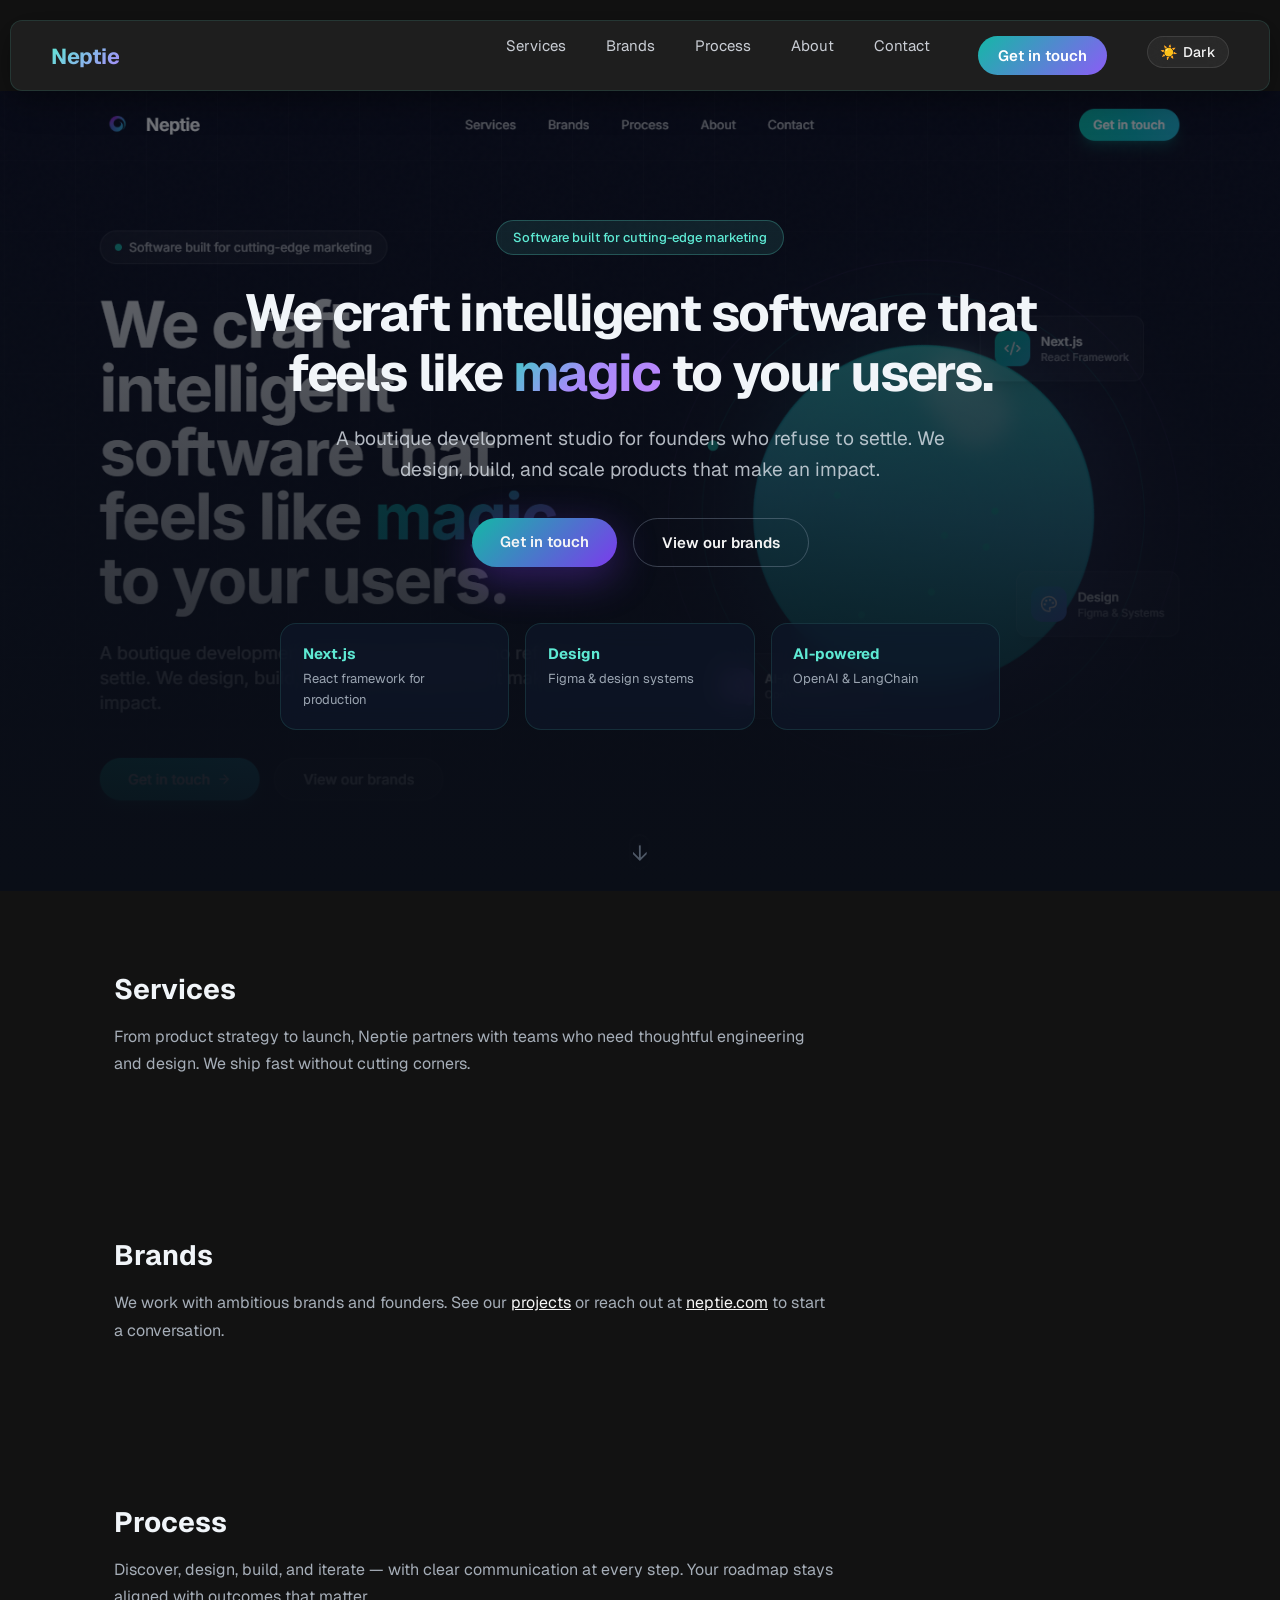
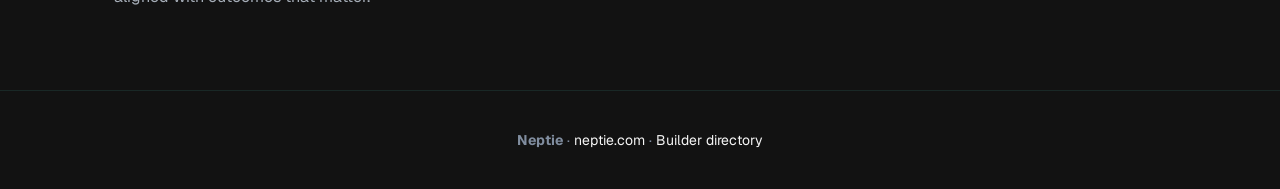
<file: index.html>
<!DOCTYPE html>
<html lang="en">
  <head>
    <meta charset="UTF-8" />
    <meta name="viewport" content="width=device-width, initial-scale=1.0" />
    <title>Neptie — Intelligent software for founders</title>
    <meta
      name="description"
      content="Neptie is a boutique development studio. We design, build, and scale products that make an impact. Visit neptie.com."
    />
    <link rel="canonical" href="https://neptie.com/" />
    <meta property="og:site_name" content="Neptie" />
    <meta property="og:title" content="Neptie — Intelligent software for founders" />
    <meta
      property="og:description"
      content="We craft intelligent software that feels like magic to your users. neptie.com"
    />
    <meta property="og:url" content="https://neptie.com/" />
    <meta name="twitter:card" content="summary_large_image" />
    <link rel="icon" type="image/svg+xml" href="assets/images/logos/salamander-logo-yellow.svg" />
    <link
      href="https://fonts.googleapis.com/css2?family=Geist:wght@400;500;600;700&display=swap"
      rel="stylesheet"
    />
    <link rel="stylesheet" href="css/styles.css" />
    <link rel="stylesheet" href="css/neptie.css" />
  </head>
  <body class="neptie-page dark-mode">
    <nav class="navbar">
      <a href="index.html" class="logo neptie-logo-text">Neptie</a>
      <button class="mobile-menu-toggle" id="mobile-menu-toggle" type="button" aria-label="Menu">☰</button>
      <div class="nav-links" id="nav-links">
        <a href="#services">Services</a>
        <a href="#brands">Brands</a>
        <a href="#process">Process</a>
        <a href="about.html">About</a>
        <a href="contact.html">Contact</a>
        <a href="contact.html" class="neptie-nav-cta">Get in touch</a>
        <button id="theme-toggle" class="theme-toggle-btn" type="button" aria-label="Toggle theme">
          <span class="toggle-icon">☀️</span>
          <span class="toggle-text">Dark</span>
        </button>
      </div>
    </nav>

    <header class="neptie-hero">
      <div class="neptie-hero-inner">
        <p class="neptie-badge">Software built for cutting-edge marketing</p>
        <h1>
          We craft intelligent software that feels like <span class="neptie-gradient">magic</span> to your
          users.
        </h1>
        <p class="neptie-hero-lead">
          A boutique development studio for founders who refuse to settle. We design, build, and scale
          products that make an impact.
        </p>
        <div class="neptie-hero-ctas">
          <a href="contact.html" class="neptie-btn-primary">Get in touch</a>
          <a href="#brands" class="neptie-btn-secondary">View our brands</a>
        </div>
        <div class="neptie-tech-grid">
          <div class="neptie-tech-card">
            <strong>Next.js</strong>
            <span>React framework for production</span>
          </div>
          <div class="neptie-tech-card">
            <strong>Design</strong>
            <span>Figma &amp; design systems</span>
          </div>
          <div class="neptie-tech-card">
            <strong>AI-powered</strong>
            <span>OpenAI &amp; LangChain</span>
          </div>
        </div>
      </div>
      <span class="neptie-scroll-hint" aria-hidden="true">↓</span>
    </header>

    <section id="services" class="neptie-section">
      <h2>Services</h2>
      <p>
        From product strategy to launch, Neptie partners with teams who need thoughtful engineering and
        design. We ship fast without cutting corners.
      </p>
    </section>

    <section id="brands" class="neptie-section">
      <h2>Brands</h2>
      <p>
        We work with ambitious brands and founders. See our <a href="projects.html">projects</a> or reach
        out at <a href="https://neptie.com">neptie.com</a> to start a conversation.
      </p>
    </section>

    <section id="process" class="neptie-section">
      <h2>Process</h2>
      <p>
        Discover, design, build, and iterate — with clear communication at every step. Your roadmap stays
        aligned with outcomes that matter.
      </p>
    </section>

    <footer class="neptie-footer">
      <p>
        <strong>Neptie</strong> &middot;
        <a href="https://neptie.com">neptie.com</a>
        &middot;
        <a href="directory.html">Builder directory</a>
      </p>
    </footer>

    <script src="js/script.js"></script>
  </body>
</html>
</file>
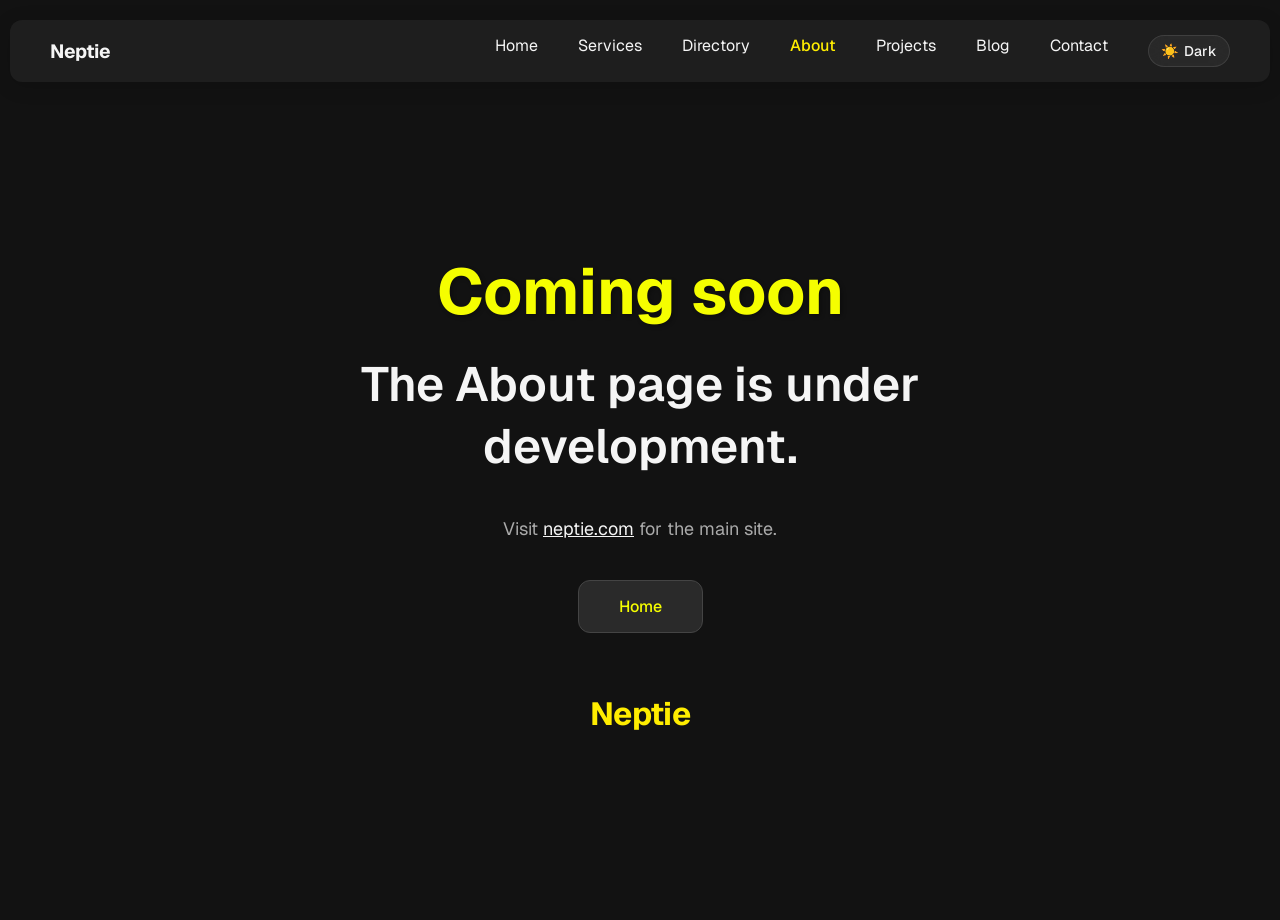
<file: about.html>
<!DOCTYPE html>
<html lang="en">
  <head>
    <meta charset="UTF-8" />
    <meta name="viewport" content="width=device-width, initial-scale=1.0" />
    <title>About — Neptie</title>
    <meta name="description" content="About Neptie. Boutique software studio. neptie.com" />
    <link rel="canonical" href="https://neptie.com/about.html" />
    <link rel="icon" type="image/svg+xml" href="assets/images/logos/salamander-logo-yellow.svg" />
    <link
      href="https://fonts.googleapis.com/css2?family=Geist:wght@400;500;600;700&display=swap"
      rel="stylesheet"
    />
    <link rel="stylesheet" href="css/styles.css" />
  </head>
  <body>
    <nav class="navbar">
      <a href="index.html" class="logo neptie-wordmark">Neptie</a>
      <button class="mobile-menu-toggle" id="mobile-menu-toggle" type="button" aria-label="Menu">☰</button>
      <div class="nav-links" id="nav-links">
        <a href="index.html">Home</a>
        <a href="index.html#services">Services</a>
        <a href="directory.html">Directory</a>
        <a href="about.html" class="active">About</a>
        <a href="projects.html">Projects</a>
        <a href="blog.html">Blog</a>
        <a href="contact.html">Contact</a>
        <button id="theme-toggle" class="theme-toggle-btn" type="button" aria-label="Toggle theme">
          <span class="toggle-icon">🌙</span>
          <span class="toggle-text">Light</span>
        </button>
      </div>
    </nav>

    <main class="main-content">
      <div class="page-content">
        <h1 class="oops-message">Coming soon</h1>
        <h2 class="page-title">The About page is under development.</h2>
        <p class="development-message">Visit <a href="https://neptie.com">neptie.com</a> for the main site.</p>

        <div class="development-actions">
          <a href="index.html" class="home-button">Home</a>
        </div>

        <div class="development-logo">
          <span class="neptie-wordmark" style="font-size: 2rem">Neptie</span>
        </div>
      </div>
    </main>

    <script src="js/script.js"></script>
  </body>
</html>
</file>
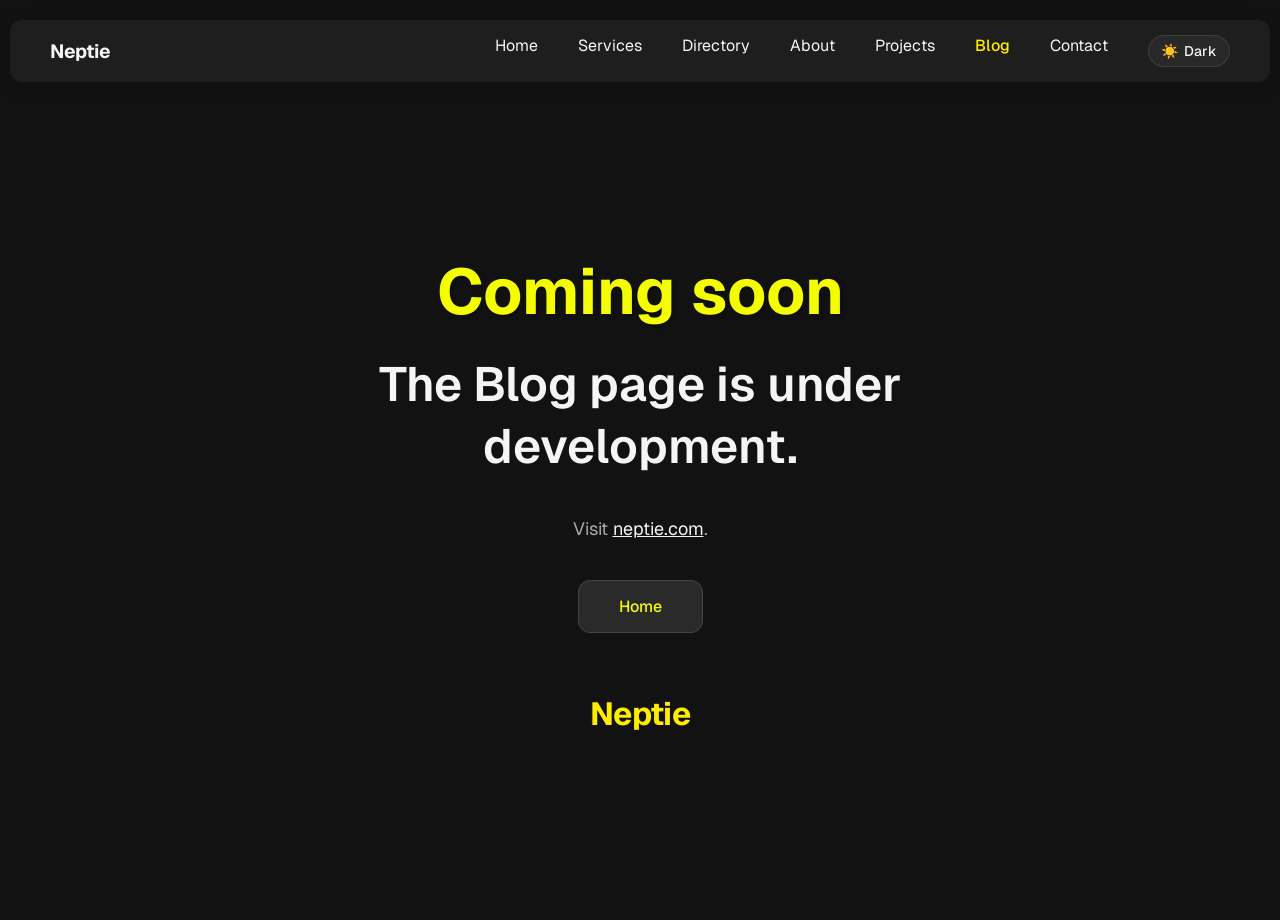
<file: blog.html>
<!DOCTYPE html>
<html lang="en">
  <head>
    <meta charset="UTF-8" />
    <meta name="viewport" content="width=device-width, initial-scale=1.0" />
    <title>Blog — Neptie</title>
    <meta name="description" content="Neptie blog. neptie.com" />
    <link rel="canonical" href="https://neptie.com/blog.html" />
    <link rel="icon" type="image/svg+xml" href="assets/images/logos/salamander-logo-yellow.svg" />
    <link
      href="https://fonts.googleapis.com/css2?family=Geist:wght@400;500;600;700&display=swap"
      rel="stylesheet"
    />
    <link rel="stylesheet" href="css/styles.css" />
  </head>
  <body>
    <nav class="navbar">
      <a href="index.html" class="logo neptie-wordmark">Neptie</a>
      <button class="mobile-menu-toggle" id="mobile-menu-toggle" type="button" aria-label="Menu">☰</button>
      <div class="nav-links" id="nav-links">
        <a href="index.html">Home</a>
        <a href="index.html#services">Services</a>
        <a href="directory.html">Directory</a>
        <a href="about.html">About</a>
        <a href="projects.html">Projects</a>
        <a href="blog.html" class="active">Blog</a>
        <a href="contact.html">Contact</a>
        <button id="theme-toggle" class="theme-toggle-btn" type="button" aria-label="Toggle theme">
          <span class="toggle-icon">🌙</span>
          <span class="toggle-text">Light</span>
        </button>
      </div>
    </nav>

    <main class="main-content">
      <div class="page-content">
        <h1 class="oops-message">Coming soon</h1>
        <h2 class="page-title">The Blog page is under development.</h2>
        <p class="development-message">Visit <a href="https://neptie.com">neptie.com</a>.</p>

        <div class="development-actions">
          <a href="index.html" class="home-button">Home</a>
        </div>

        <div class="development-logo">
          <span class="neptie-wordmark" style="font-size: 2rem">Neptie</span>
        </div>
      </div>
    </main>

    <script src="js/script.js"></script>
  </body>
</html>
</file>
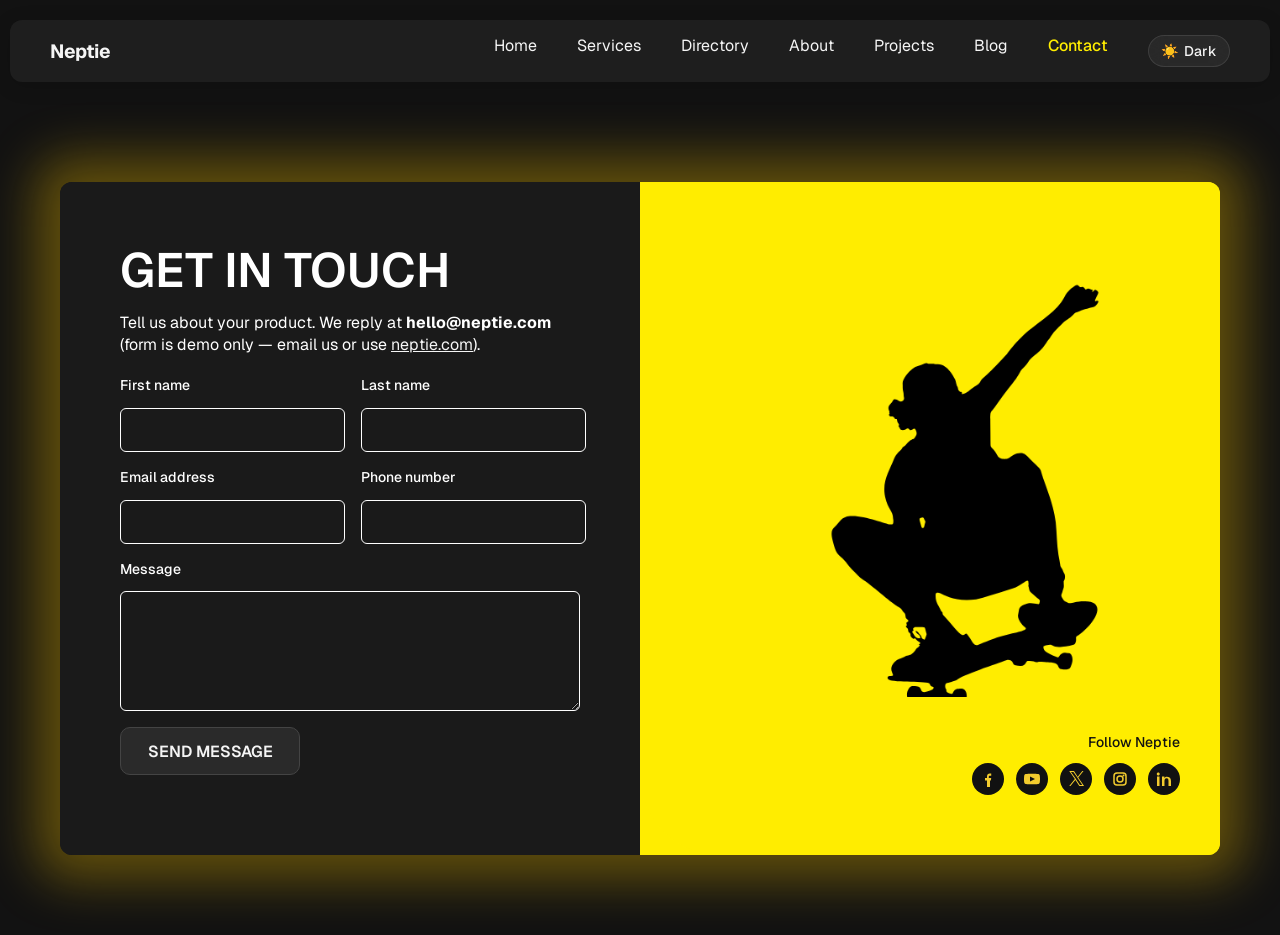
<file: contact.html>
<!DOCTYPE html>
<html lang="en">
  <head>
    <meta charset="UTF-8" />
    <meta name="viewport" content="width=device-width, initial-scale=1.0" />
    <title>Contact — Neptie</title>
    <meta name="description" content="Get in touch with Neptie. neptie.com" />
    <link rel="canonical" href="https://neptie.com/contact.html" />
    <link rel="icon" type="image/svg+xml" href="assets/images/logos/salamander-logo-yellow.svg" />
    <link href="https://fonts.googleapis.com/css2?family=Geist:wght@400;500;600;700&display=swap" rel="stylesheet" />
    <link href="https://fonts.googleapis.com/css2?family=Bebas+Neue&family=Montserrat:wght@400;500;600;700&display=swap" rel="stylesheet" />
    <link rel="stylesheet" href="css/styles.css" />
  </head>
  <body>
    <nav class="navbar">
      <a href="index.html" class="logo neptie-wordmark">Neptie</a>
      <button class="mobile-menu-toggle" id="mobile-menu-toggle" type="button" aria-label="Menu">☰</button>
      <div class="nav-links" id="nav-links">
        <a href="index.html">Home</a>
        <a href="index.html#services">Services</a>
        <a href="directory.html">Directory</a>
        <a href="about.html">About</a>
        <a href="projects.html">Projects</a>
        <a href="blog.html">Blog</a>
        <a href="contact.html" class="active">Contact</a>
        <button id="theme-toggle" class="theme-toggle-btn" type="button" aria-label="Toggle theme">
          <span class="toggle-icon">🌙</span>
          <span class="toggle-text">Light</span>
        </button>
      </div>
    </nav>

    <main class="main-content">
      <div class="contact-container">
        <div class="contact-card-wrapper">
          <div class="left-section">
            <div class="form-container">
              <div class="form-header">
                <h1 class="form-title">GET IN TOUCH</h1>
                <p class="form-subtitle">
                  Tell us about your product. We reply at <strong>hello@neptie.com</strong> (form is demo only
                  &mdash; email us or use <a href="https://neptie.com">neptie.com</a>).
                </p>
              </div>

              <form class="contact-form">
                <div class="form-row">
                  <div class="form-field">
                    <label for="first-name">First name</label>
                    <input type="text" id="first-name" name="first-name" />
                  </div>
                  <div class="form-field">
                    <label for="last-name">Last name</label>
                    <input type="text" id="last-name" name="last-name" />
                  </div>
                </div>

                <div class="form-row">
                  <div class="form-field">
                    <label for="email">Email address</label>
                    <input type="email" id="email" name="email" />
                  </div>
                  <div class="form-field">
                    <label for="phone">Phone number</label>
                    <input type="tel" id="phone" name="phone" />
                  </div>
                </div>

                <div class="form-field">
                  <label for="message">Message</label>
                  <textarea id="message" name="message" rows="3"></textarea>
                </div>
                <button type="submit" class="submit-button">SEND MESSAGE</button>
              </form>
            </div>
          </div>

          <div class="right-section">
            <div class="yellow-background">
              <img class="featured-image" src="assets/images/contact/contact-component.png" alt="Contact Neptie" />

              <div class="social-section">
                <span class="social-text">Follow Neptie</span>
                <div class="social-icons">
                  <svg width="32" height="32" viewBox="0 0 32 32" fill="none" xmlns="http://www.w3.org/2000/svg">
                    <circle cx="16" cy="16" r="16" fill="#111111"/>
                    <path d="M18 17.5V24H15V17.5H13V15H15V13.5C15 11.567 16.067 10.5 17.8 10.5C18.617 10.5 19 10.567 19.233 10.6V12.8H18C17.033 12.8 16.8 13.333 16.8 14V15H19.2L18.9 17.5H16.8H18Z" fill="#F2CB2E"/>
                  </svg>
                  <svg width="32" height="32" viewBox="0 0 32 32" fill="none" xmlns="http://www.w3.org/2000/svg">
                    <circle cx="16" cy="16" r="16" fill="#111111"/>
                    <path d="M24 16C24 16 24 18.5 23.7 19.8C23.55 20.4 23.1 20.85 22.5 21C21.3 21.3 16 21.3 16 21.3C16 21.3 10.7 21.3 9.5 21C8.9 20.85 8.45 20.4 8.3 19.8C8 18.5 8 16 8 16C8 16 8 13.5 8.3 12.2C8.45 11.6 8.9 11.15 9.5 11C10.7 10.7 16 10.7 16 10.7C16 10.7 21.3 10.7 22.5 11C23.1 11.15 23.55 11.6 23.7 12.2C24 13.5 24 16 24 16Z" fill="#F2CB2E"/>
                    <path d="M14 18.5L19 16L14 13.5V18.5Z" fill="#111111"/>
                  </svg>
                  <svg width="32" height="32" viewBox="0 0 32 32" fill="none" xmlns="http://www.w3.org/2000/svg">
                    <circle cx="16" cy="16" r="16" fill="#111111"/>
                    <path d="M18.244 14.536L23.553 8H22.325L17.695 13.678L14.014 8H9.244L14.849 16.016L9.244 23H10.472L15.398 17.006L19.286 23H24.056L18.244 14.536ZM16.054 16.156L15.486 15.316L10.933 8.98H13.407L16.982 14.08L17.55 14.92L22.326 22.066H19.852L16.054 16.156Z" fill="#F2CB2E"/>
                  </svg>
                  <svg width="32" height="32" viewBox="0 0 32 32" fill="none" xmlns="http://www.w3.org/2000/svg">
                    <circle cx="16" cy="16" r="16" fill="#111111"/>
                    <rect x="10" y="10" width="12" height="12" rx="3" stroke="#F2CB2E" stroke-width="1.5" fill="none"/>
                    <circle cx="16" cy="16" r="3" stroke="#F2CB2E" stroke-width="1.5" fill="none"/>
                    <circle cx="19.5" cy="12.5" r="1" fill="#F2CB2E"/>
                  </svg>
                  <svg width="32" height="32" viewBox="0 0 32 32" fill="none" xmlns="http://www.w3.org/2000/svg">
                    <circle cx="16" cy="16" r="16" fill="#111111"/>
                    <path d="M11.5 13.5H9V23H11.5V13.5ZM10.25 12.5C11.08 12.5 11.75 11.83 11.75 11C11.75 10.17 11.08 9.5 10.25 9.5C9.42 9.5 8.75 10.17 8.75 11C8.75 11.83 9.42 12.5 10.25 12.5ZM23 23H20.5V18.5C20.5 17.12 20.47 15.37 18.62 15.37C16.75 15.37 16.47 16.87 16.47 18.4V23H13.97V13.5H16.37V15.13H16.4C16.73 14.52 17.55 13.87 18.77 13.87C21.32 13.87 23 15.43 23 17.93V23Z" fill="#F2CB2E"/>
                  </svg>
                </div>
              </div>
            </div>
          </div>
        </div>
      </div>
    </main>

    <script src="js/script.js"></script>
  </body>
</html>
</file>
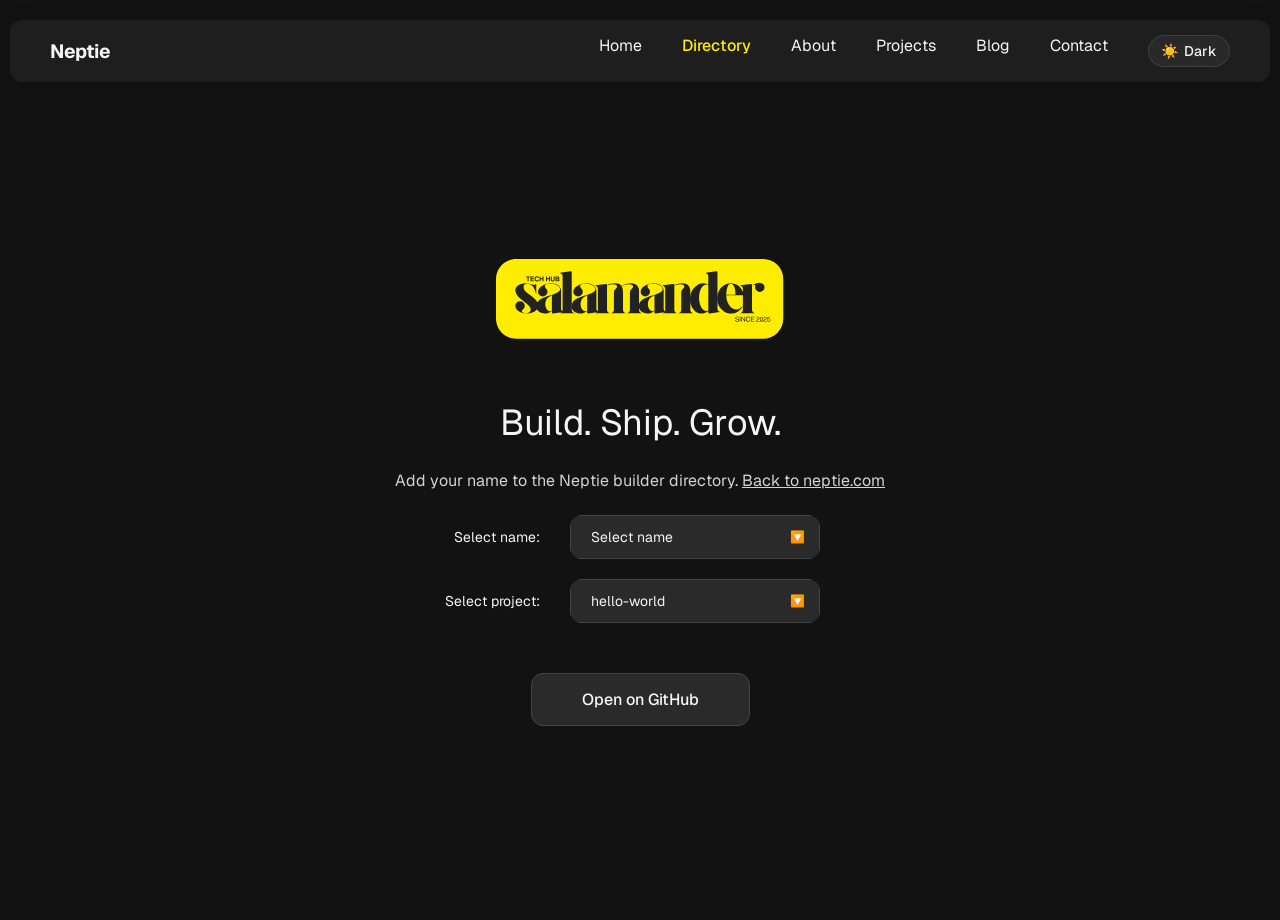
<file: directory.html>
<!DOCTYPE html>
<html lang="en">
  <head>
    <meta charset="UTF-8" />
    <meta name="viewport" content="width=device-width, initial-scale=1.0" />
    <title>Builder directory — Neptie</title>
    <meta name="description" content="Neptie builder directory. neptie.com" />
    <link rel="canonical" href="https://neptie.com/directory.html" />
    <link rel="icon" type="image/svg+xml" href="assets/images/logos/salamander-logo-yellow.svg" />
    <link
      href="https://fonts.googleapis.com/css2?family=Geist:wght@400;500;600;700&display=swap"
      rel="stylesheet"
    />
    <link rel="stylesheet" href="css/styles.css" />
  </head>
  <body>
    <nav class="navbar">
      <a href="index.html" class="logo neptie-wordmark">Neptie</a>
      <button class="mobile-menu-toggle" id="mobile-menu-toggle" type="button" aria-label="Menu">☰</button>
      <div class="nav-links" id="nav-links">
        <a href="index.html">Home</a>
        <a href="directory.html" class="active">Directory</a>
        <a href="about.html">About</a>
        <a href="projects.html">Projects</a>
        <a href="blog.html">Blog</a>
        <a href="contact.html">Contact</a>
        <button id="theme-toggle" class="theme-toggle-btn" type="button" aria-label="Toggle theme">
          <span class="toggle-icon">🌙</span>
          <span class="toggle-text">Light</span>
        </button>
      </div>
    </nav>

    <main class="main-content">
      <img
        src="assets/images/logos/salamander-logo-yellow.svg"
        alt="Neptie"
        class="salamander-logo"
      />

      <h1 class="motto">Build. Ship. Grow.</h1>
      <p style="text-align: center; max-width: 520px; margin: -1rem auto 1.5rem; opacity: 0.85">
        Add your name to the Neptie builder directory.
        <a href="index.html" style="color: inherit">Back to neptie.com</a>
      </p>

      <div class="controls">
        <div class="control-group">
          <label for="name-select">Select name:</label>
          <div class="select-wrapper">
            <select id="name-select"></select>
          </div>
        </div>

        <div class="control-group">
          <label for="project-select">Select project:</label>
          <div class="select-wrapper">
            <select id="project-select">
              <option value="hello-world">hello-world</option>
            </select>
          </div>
        </div>

        <button type="button" class="cta-button">Open on GitHub</button>
      </div>
    </main>

    <script src="js/script.js"></script>
  </body>
</html>
</file>
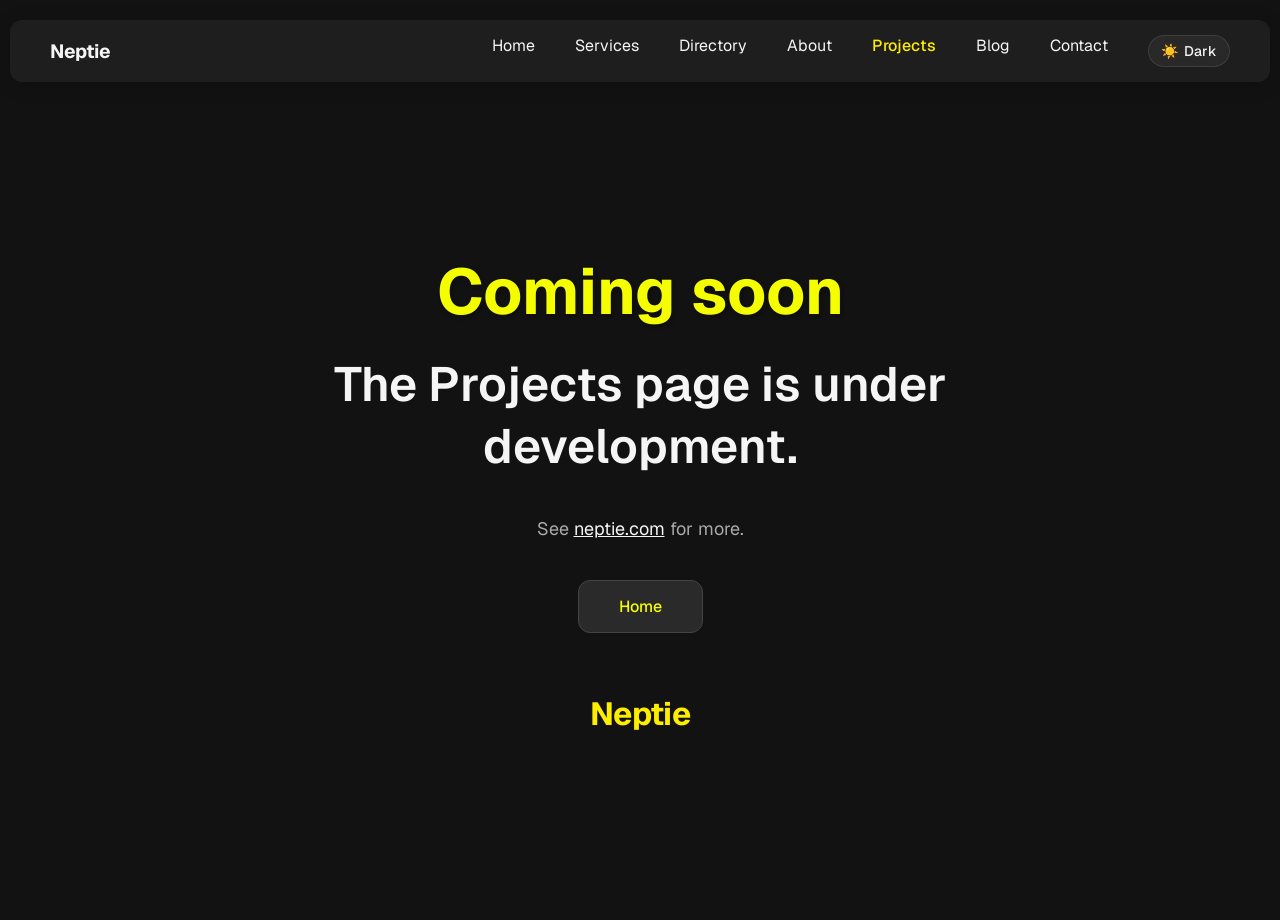
<file: projects.html>
<!DOCTYPE html>
<html lang="en">
  <head>
    <meta charset="UTF-8" />
    <meta name="viewport" content="width=device-width, initial-scale=1.0" />
    <title>Projects — Neptie</title>
    <meta name="description" content="Neptie projects and brands. neptie.com" />
    <link rel="canonical" href="https://neptie.com/projects.html" />
    <link rel="icon" type="image/svg+xml" href="assets/images/logos/salamander-logo-yellow.svg" />
    <link
      href="https://fonts.googleapis.com/css2?family=Geist:wght@400;500;600;700&display=swap"
      rel="stylesheet"
    />
    <link rel="stylesheet" href="css/styles.css" />
  </head>
  <body>
    <nav class="navbar">
      <a href="index.html" class="logo neptie-wordmark">Neptie</a>
      <button class="mobile-menu-toggle" id="mobile-menu-toggle" type="button" aria-label="Menu">☰</button>
      <div class="nav-links" id="nav-links">
        <a href="index.html">Home</a>
        <a href="index.html#services">Services</a>
        <a href="directory.html">Directory</a>
        <a href="about.html">About</a>
        <a href="projects.html" class="active">Projects</a>
        <a href="blog.html">Blog</a>
        <a href="contact.html">Contact</a>
        <button id="theme-toggle" class="theme-toggle-btn" type="button" aria-label="Toggle theme">
          <span class="toggle-icon">🌙</span>
          <span class="toggle-text">Light</span>
        </button>
      </div>
    </nav>

    <main class="main-content">
      <div class="page-content">
        <h1 class="oops-message">Coming soon</h1>
        <h2 class="page-title">The Projects page is under development.</h2>
        <p class="development-message">See <a href="index.html#brands">neptie.com</a> for more.</p>

        <div class="development-actions">
          <a href="index.html" class="home-button">Home</a>
        </div>

        <div class="development-logo">
          <span class="neptie-wordmark" style="font-size: 2rem">Neptie</span>
        </div>
      </div>
    </main>

    <script src="js/script.js"></script>
  </body>
</html>
</file>
<file: css/styles.css>
* {
    margin: 0;
    padding: 0;
    box-sizing: border-box;
}

/* Custom Scrollbar - Salamander Colors - Floating Style */
::-webkit-scrollbar {
    width: 8px;
}

::-webkit-scrollbar-track {
    background: transparent;
    margin: 4px;
}

::-webkit-scrollbar-thumb {
    background: #f5fe00;
    border-radius: 10px;
    border: none;
    box-shadow: 0 2px 8px rgba(0, 0, 0, 0.15);
    min-height: 40px;
}

::-webkit-scrollbar-thumb:hover {
    background: #8CFF00;
    box-shadow: 0 4px 12px rgba(0, 0, 0, 0.2);
}

::-webkit-scrollbar-corner {
    background: transparent;
}

/* Firefox scrollbar - Floating Style */
* {
    scrollbar-width: thin;
    scrollbar-color: #f5fe00 transparent;
}

body {
    font-family: 'Geist';
    background-color: #F6F4F0;
    color: #000000;
    min-height: 100vh;
}

/* Navigation */
.navbar {
    display: flex;
    justify-content: space-between;
    align-items: center;
    padding: 15px 40px;
    background-color: #000000;
    width: calc(100% - 20px);
    max-width: 1400px;
    margin: 20px auto 0;
    position: sticky;
    top: 20px;
    z-index: 1000;
    box-shadow: 0 4px 20px rgba(0, 0, 0, 0.15);
    border-radius: 12px;
    backdrop-filter: blur(10px);
    transition: all 0.3s ease;
}

.navbar:hover {
    box-shadow: 0 6px 25px rgba(0, 0, 0, 0.2);
    transform: translateY(-1px);
}

.logo {
    display: inline-block;
}

.logo img {
    height: 35px;
    width: auto;
}

.neptie-wordmark {
    font-weight: 700;
    color: #ffed00;
    font-size: 1.2rem;
    text-decoration: none;
    letter-spacing: -0.02em;
}

.neptie-wordmark:hover {
    color: #fff7a3;
}

.nav-links {
    display: flex;
    gap: 40px;
}

.nav-links a {
    text-decoration: none;
    color: #FFFFFF;
    font-size: 16px;
}

.nav-links a:hover {
    color: #FFED00;
}

.nav-links a.active {
    color: #FFED00;
    font-weight: 500;
}

/* Mobile menu toggle */
.mobile-menu-toggle {
    display: none;
    background: none;
    border: none;
    color: #FFFFFF;
    font-size: 24px;
    cursor: pointer;
    padding: 5px;
}

.mobile-menu-toggle:hover {
    color: #FFED00;
}

/* Theme toggle button */
.theme-toggle-btn {
    display: flex;
    align-items: center;
    gap: 6px;
    background: rgba(255, 255, 255, 0.1);
    border: 1px solid rgba(255, 255, 255, 0.2);
    color: #FFFFFF;
    padding: 6px 12px;
    border-radius: 16px;
    cursor: pointer;
    font-size: 14px;
    font-weight: 500;
    transition: all 0.3s ease;
    backdrop-filter: blur(10px);
    height: 32px;
    line-height: 1;
}

.theme-toggle-btn:hover {
    background: rgba(255, 255, 255, 0.2);
    border-color: rgba(255, 255, 255, 0.3);
    transform: translateY(-1px);
}

.toggle-icon {
    font-size: 14px;
    line-height: 1;
}

.toggle-text {
    font-family: 'Geist', sans-serif;
    font-size: 14px;
    line-height: 1;
}

/* Main Content */
.main-content {
    display: flex;
    flex-direction: column;
    align-items: center;
    justify-content: center;
    min-height: calc(100vh - 120px);
    padding: 40px 20px;
    margin-top: 20px;
}

/* Page Content Styles */
.page-content {
    max-width: 800px;
    width: 100%;
    margin: 0 auto;
}

.page-title {
    font-size: 48px;
    font-weight: 600;
    text-align: center;
    margin-bottom: 40px;
    color: #000000;
}

.content-section {
    margin-bottom: 40px;
}

.content-section h2 {
    font-size: 28px;
    font-weight: 600;
    margin-bottom: 20px;
    color: #000000;
}

.content-section p {
    font-size: 16px;
    line-height: 1.6;
    margin-bottom: 15px;
    color: #333333;
}

.values-list, .involvement-list, .contribution-steps {
    margin-left: 20px;
}

.values-list li, .involvement-list li {
    margin-bottom: 10px;
    font-size: 16px;
    line-height: 1.6;
}

.contribution-steps li {
    margin-bottom: 8px;
    font-size: 16px;
    line-height: 1.6;
}

/* Blog Styles */
.blog-intro {
    text-align: center;
    margin-bottom: 40px;
    font-size: 18px;
    color: #555555;
}

.blog-posts {
    display: flex;
    flex-direction: column;
    gap: 30px;
    margin-bottom: 40px;
}

.blog-post {
    background-color: #FFFFFF;
    padding: 30px;
    border-radius: 12px;
    box-shadow: 0 2px 10px rgba(0, 0, 0, 0.1);
    border-left: 4px solid #FFED00;
}

.blog-post h2 {
    font-size: 24px;
    font-weight: 600;
    margin-bottom: 15px;
    color: #000000;
}

.post-meta {
    display: flex;
    gap: 20px;
    margin-bottom: 15px;
    font-size: 14px;
    color: #666666;
}

.read-more {
    color: #FFED00;
    text-decoration: none;
    font-weight: 500;
    display: inline-block;
    margin-top: 10px;
}

.read-more:hover {
    color: #000000;
}

/* Project Styles */
.projects-grid {
    display: grid;
    grid-template-columns: repeat(auto-fit, minmax(300px, 1fr));
    gap: 30px;
    margin-bottom: 40px;
}

.project-card {
    background-color: #FFFFFF;
    padding: 30px;
    border-radius: 12px;
    box-shadow: 0 2px 10px rgba(0, 0, 0, 0.1);
    border-top: 4px solid #8CFF00;
}

.project-card h3 {
    font-size: 22px;
    font-weight: 600;
    margin-bottom: 15px;
    color: #000000;
}

.project-card p {
    font-size: 16px;
    line-height: 1.6;
    margin-bottom: 20px;
    color: #333333;
}

.project-meta {
    display: flex;
    gap: 10px;
    flex-wrap: wrap;
}

.project-type, .project-status {
    padding: 5px 12px;
    border-radius: 20px;
    font-size: 12px;
    font-weight: 500;
}

.project-type {
    background-color: #FFED00;
    color: #000000;
}

.project-status {
    background-color: #8CFF00;
    color: #000000;
}

/* Contact Styles */
.contact-intro {
    text-align: center;
    margin-bottom: 40px;
    font-size: 18px;
    color: #555555;
}

.contact-methods {
    display: grid;
    grid-template-columns: repeat(auto-fit, minmax(250px, 1fr));
    gap: 30px;
    margin-bottom: 40px;
}

.contact-card {
    background-color: #FFFFFF;
    padding: 30px;
    border-radius: 12px;
    box-shadow: 0 2px 10px rgba(0, 0, 0, 0.1);
    text-align: center;
    border-top: 4px solid #FFED00;
}

.contact-card h3 {
    font-size: 22px;
    font-weight: 600;
    margin-bottom: 15px;
    color: #000000;
}

.contact-card p {
    font-size: 16px;
    line-height: 1.6;
    margin-bottom: 20px;
    color: #333333;
}

.contact-link {
    color: #FFED00;
    text-decoration: none;
    font-weight: 500;
    font-size: 16px;
}

.contact-link:hover {
    color: #000000;
}

.cta-section {
    text-align: center;
    margin-top: 30px;
}

.salamander-logo {
    margin-bottom: 60px;
    width: auto;
    height: 80px;
}

.motto {
    font-size: 36px;
    font-weight: 400;
    margin-bottom: 40px;
    text-align: center;
}

/* Controls */
.controls {
    display: flex;
    flex-direction: column;
    gap: 20px;
    align-items: center;
    width: 400px;
}

.control-group {
    display: flex;
    align-items: center;
    gap: 30px;
    width: 100%;
}

label {
    font-size: 14px;
    width: 100px;
    text-align: right;
}

.select-wrapper {
    position: relative;
    width: 250px;
    background-color: #000000;
    border-radius: 12px;
    overflow: hidden;
}

select {
    width: 100%;
    padding: 12px 20px;
    background-color: #8CFF00;
    color: #000000;
    border: none;
    appearance: none;
    cursor: pointer;
    font-size: 14px;
    font-family: 'Geist', sans-serif;
    padding-right: 40px;
}

.select-wrapper::after {
    content: '🔽';
    position: absolute;
    right: 15px;
    top: 50%;
    transform: translateY(-50%);
    color: #FFED00;
    pointer-events: none;
    font-size: 12px;
}

/* Custom arrow styling */
select::-ms-expand {
    display: none;
}

.cta-button {
    background-color: #000000;
    color: #FFED00;
    border: none;
    padding: 15px 50px;
    border-radius: 12px;
    cursor: pointer;
    font-size: 16px;
    font-weight: 500;
    margin-top: 30px;
    transition: opacity 0.3s ease;
    font-family: 'Geist', sans-serif;
}

.cta-button:hover {
    opacity: 0.9;
    background-color:  #FFED00;
    color: #000000;
}

/* Responsive design */
@media (max-width: 768px) {
    .navbar {
        padding: 15px 20px;
        width: calc(100% - 10px);
        margin: 10px auto 0;
        top: 10px;
    }
    
    .mobile-menu-toggle {
        display: block;
    }
    
    .nav-links {
        display: none;
        position: absolute;
        top: 100%;
        left: 0;
        right: 0;
        background-color: #000000;
        flex-direction: column;
        padding: 20px;
        gap: 15px;
        box-shadow: 0 2px 10px rgba(0, 0, 0, 0.1);
    }
    
    .nav-links.active {
        display: flex;
    }
    
    .main-content {
        padding: 20px 10px;
        margin-top: 10px;
    }
    
    .salamander-logo {
        height: 60px;
    }
    
    .motto {
        font-size: 28px;
    }
    
    .control-group {
        flex-direction: column;
        align-items: flex-start;
        gap: 10px;
        width: 280px;
        text-align: center;
    }
    
    label {
        width: auto;
        text-align: left;
    }
    
    .page-title {
        font-size: 36px;
    }
    
    .content-section h2 {
        font-size: 24px;
    }
    
    .projects-grid {
        grid-template-columns: 1fr;
    }
    
    .contact-methods {
        grid-template-columns: 1fr;
    }
    
    .blog-post, .project-card, .contact-card {
        padding: 20px;
    }
}
/*Dark mode*/
body.dark-mode {
  background-color: #121212;
  color: #f5f5f5;
  transition: background-color 0.3s ease, color 0.3s ease;
}

body.dark-mode .navbar {
  background-color: #1e1e1e;
}

body.dark-mode a {
  color: #f5f5f5;
}

body.dark-mode select,
body.dark-mode button {
  background-color: #2a2a2a;
  color: #f5f5f5;
  border: 1px solid #444;
}

/* Dark mode styles for new content */
body.dark-mode .page-title,
body.dark-mode .content-section h2,
body.dark-mode .blog-post h2,
body.dark-mode .project-card h3,
body.dark-mode .contact-card h3 {
  color: #f5f5f5;
}

body.dark-mode .content-section p,
body.dark-mode .blog-post p,
body.dark-mode .project-card p,
body.dark-mode .contact-card p,
body.dark-mode .blog-intro,
body.dark-mode .contact-intro {
  color: #cccccc;
}

body.dark-mode .blog-post,
body.dark-mode .project-card,
body.dark-mode .contact-card {
  background-color: #2a2a2a;
  border-color: #444;
}

body.dark-mode .post-meta {
  color: #999999;
}

body.dark-mode .read-more,
body.dark-mode .contact-link {
  color: #FFED00;
}

body.dark-mode .read-more:hover,
body.dark-mode .contact-link:hover {
  color: #f5f5f5;
}

/* Additional dark mode styles for better coverage */
body.dark-mode .values-list li,
body.dark-mode .involvement-list li,
body.dark-mode .contribution-steps li {
  color: #cccccc;
}

body.dark-mode .blog-intro,
body.dark-mode .contact-intro {
  color: #aaaaaa;
}

body.dark-mode .project-type,
body.dark-mode .project-status {
  background-color: #FFED00;
  color: #000000;
}

body.dark-mode .mobile-menu-toggle {
  color: #f5f5f5;
}

body.dark-mode .mobile-menu-toggle:hover {
  color: #FFED00;
}

body.dark-mode .theme-toggle-btn {
  background: rgba(255, 255, 255, 0.05);
  border: 1px solid rgba(255, 255, 255, 0.1);
  color: #f5f5f5;
}

body.dark-mode .theme-toggle-btn:hover {
  background: rgba(255, 255, 255, 0.1);
  border-color: rgba(255, 255, 255, 0.2);
}

/* Dark mode scrollbar - Floating Style */
body.dark-mode ::-webkit-scrollbar-track {
  background: transparent;
}

body.dark-mode ::-webkit-scrollbar-thumb {
  background: #f5fe00;
  border: none;
  box-shadow: 0 2px 8px rgba(0, 0, 0, 0.3);
}

body.dark-mode ::-webkit-scrollbar-thumb:hover {
  background: #8CFF00;
  box-shadow: 0 4px 12px rgba(0, 0, 0, 0.4);
}

body.dark-mode ::-webkit-scrollbar-corner {
  background: transparent;
}

body.dark-mode * {
  scrollbar-color: #f5fe00 transparent;
}

/* Development Page Styles */
.oops-message {
  font-size: 64px;
  font-weight: 700;
  color: #f5fe00;
  text-align: center;
  margin-bottom: 20px;
  text-shadow: 2px 2px 4px rgba(0, 0, 0, 0.1);
}

.development-message {
  font-size: 18px;
  color: #666666;
  text-align: center;
  margin-bottom: 40px;
}

.development-actions {
  text-align: center;
  margin-bottom: 60px;
}

.home-button {
  display: inline-block;
  background-color: #000000;
  color: #f5fe00;
  text-decoration: none;
  padding: 15px 40px;
  border-radius: 12px;
  font-size: 16px;
  font-weight: 500;
  transition: all 0.3s ease;
  font-family: 'Geist', sans-serif;
}

.home-button:hover {
  background-color: #f5fe00;
  color: #000000;
  transform: translateY(-2px);
  box-shadow: 0 4px 12px rgba(0, 0, 0, 0.15);
}

.development-logo {
  text-align: center;
}

.development-logo img {
  height: 80px;
  width: auto;
  opacity: 0.8;
}

/* Dark mode development page styles */
body.dark-mode .oops-message {
  color: #f5fe00;
  text-shadow: 2px 2px 4px rgba(0, 0, 0, 0.3);
}

body.dark-mode .development-message {
  color: #aaaaaa;
}

body.dark-mode .home-button {
  background-color: #2a2a2a;
  color: #f5fe00;
  border: 1px solid #444;
}

body.dark-mode .home-button:hover {
  background-color: #f5fe00;
  color: #000000;
  border: 1px solid #f5fe00;
}

/* Contact Page Styles */
.contact-container {
  width: 100%;
  max-width: 1200px;
  margin: 0 auto;
  padding: 40px 20px;
}

.contact-card-wrapper {
    position: relative;
    width: 100%;
    max-width: 1200px;
    margin: 0 auto;
    background: #111111;
    box-shadow: 0 0 50px 25px #D6AB00;
    border-radius: 12px;
    overflow: hidden;
    display: grid;
    grid-template-columns: repeat(2, minmax(0, 1fr));
}

.left-section {
    background: #111111;
    padding: 60px 60px 80px;
    display: flex;
    flex-direction: column;
    align-items: flex-start;
    justify-content: center;
    gap: 32px;
}

.form-container {
    width: 100%;
    max-width: 480px;
}

.form-header {
  margin-bottom: 20px;
}

.form-title {
  font-family: 'Geist', sans-serif;
  font-size: 48px;
  font-weight: 600;
  color: #FFF;
  line-height: 1.2;
  margin-bottom: 12px;
}

.form-subtitle {
  font-family: 'Geist', sans-serif;
  font-size: 16px;
  font-weight: 400;
  color: #FFF;
  line-height: 1.4;
}

.contact-form {
    display: flex;
    flex-direction: column;
    gap: 16px;
}

.form-row {
    display: flex;
    gap: 16px;
}

.form-field {
    display: flex;
    flex-direction: column;
    gap: 8px;
    flex: 1;
}

.form-field label {
    font-family: 'Geist', sans-serif;
    font-size: 14px;
    font-weight: 500;
    color: #FFFFFF;
    line-height: 1.4;
    text-align: left;
    margin-bottom: 4px;
}

.form-field input,
.form-field textarea {
    height: 44px;
    border: 1px solid #FFFFFF;
    background: transparent;
    padding: 12px 16px;
    color: #FFFFFF;
    font-family: 'Geist', sans-serif;
    font-size: 14px;
    outline: none;
    border-radius: 6px;
    transition: border-color 0.3s ease;
}

.form-field input:focus,
.form-field textarea:focus {
    border-color: #FFED00;
}

.form-field textarea {
    height: 120px;
    resize: vertical;
    line-height: 1.4;
}

.form-field input::placeholder,
.form-field textarea::placeholder {
    color: rgba(255, 255, 255, 0.6);
}

.submit-button {
    width: 180px;
    height: 48px;
    background: #FFED00;
    border: none;
    border-radius: 10px;
    font-family: 'Geist', sans-serif;
    font-size: 16px;
    font-weight: 600;
    color: #111111;
    cursor: pointer;
    transition: all 0.3s ease;
    align-self: flex-start;
}

.submit-button:hover {
  background: #FFED00;
  color: #111;
  transform: translateY(-2px);
  box-shadow: 0 4px 12px rgba(242, 203, 46, 0.4);
}

.right-section {
    display: flex;
    flex-direction: column;
    background: #FFED00;
}

.yellow-background {
    flex: 1;
    display: flex;
    flex-direction: column;
    justify-content: flex-end;
    align-items: flex-end;
    gap: 36px;
    background: #FFED00;
    padding: 60px 40px;
    border-radius: 0 0 0 80px;
}

.featured-image {
    width: 100%;
    max-width: 420px;
    height: auto;
    object-fit: contain;
}

.social-section {
    display: flex;
    flex-direction: column;
    gap: 12px;
    align-items: flex-end;
    text-align: right;
}

.social-text {
    font-family: 'Geist', sans-serif;
    font-size: 14px;
    font-weight: 500;
    color: #111111;
}

.social-icons {
    display: flex;
    gap: 12px;
    align-items: center;
}

.social-icons svg {
    width: 32px;
    height: 32px;
    cursor: pointer;
    transition: transform 0.3s ease;
}

.social-icons svg:hover {
    transform: scale(1.15);
}

/* Responsive Contact Page */
@media (max-width: 1200px) {
    .contact-card-wrapper {
        box-shadow: 0 0 40px 20px rgba(214, 171, 0, 0.85);
    }
}

@media (max-width: 1024px) {
    .contact-card-wrapper {
        grid-template-columns: 1fr;
    }

    .left-section {
        padding: 48px 32px 56px;
        align-items: stretch;
    }

    .right-section {
        background: transparent;
    }

    .yellow-background {
        border-radius: 0;
        align-items: center;
        text-align: center;
        padding: 40px 32px 48px;
        gap: 28px;
    }

    .featured-image {
        max-width: 320px;
    }

    .social-section {
        align-items: center;
        text-align: center;
    }
}

@media (max-width: 640px) {
    .contact-card-wrapper {
        box-shadow: 0 0 30px 15px rgba(214, 171, 0, 0.75);
    }

    .left-section {
        padding: 36px 20px 44px;
        gap: 24px;
    }

    .form-title {
        font-size: 32px;
    }

    .form-row {
        flex-direction: column;
    }

    .contact-form {
        gap: 14px;
    }

    .submit-button {
        width: 100%;
        align-self: stretch;
    }

    .yellow-background {
        padding: 32px 20px 40px;
        gap: 24px;
    }

    .featured-image {
        max-width: 260px;
    }
}

/* Dark Mode Contact Page */
body.dark-mode .contact-card-wrapper {
  background: #1a1a1a;
  box-shadow: 0 0 50px 25px rgba(214, 171, 0, 0.4);
}

body.dark-mode .left-section {
  background: #1a1a1a;
}

body.dark-mode .social-text {
  color: #111;
}
</file>
<file: css/neptie.css>
/* Neptie marketing homepage — https://neptie.com */

.neptie-page {
  font-family: "Geist", system-ui, sans-serif;
  background: #0a0e17;
  color: #e8ecf4;
  min-height: 100vh;
  overflow-x: hidden;
}

.neptie-page .navbar {
  background: rgba(10, 14, 23, 0.75);
  border: 1px solid rgba(94, 234, 212, 0.12);
  box-shadow: 0 8px 32px rgba(0, 0, 0, 0.4);
}

.neptie-page .nav-links a {
  color: rgba(232, 236, 244, 0.85);
  font-size: 15px;
}

.neptie-page .nav-links a:hover,
.neptie-page .nav-links a.active {
  color: #5eead4;
}

.neptie-page .mobile-menu-toggle {
  color: #e8ecf4;
}

.neptie-page .mobile-menu-toggle:hover {
  color: #5eead4;
}

.neptie-logo-text {
  font-weight: 700;
  font-size: 1.35rem;
  letter-spacing: -0.02em;
  background: linear-gradient(135deg, #5eead4 0%, #a78bfa 100%);
  -webkit-background-clip: text;
  -webkit-text-fill-color: transparent;
  background-clip: text;
  text-decoration: none;
}

.neptie-logo-text:hover {
  opacity: 0.9;
}

.neptie-nav-cta {
  padding: 10px 20px;
  border-radius: 999px;
  background: linear-gradient(135deg, #14b8a6, #8b5cf6);
  color: #fff !important;
  font-weight: 600;
  border: none;
  text-decoration: none;
  font-size: 14px;
  margin-left: 8px;
}

.neptie-nav-cta:hover {
  filter: brightness(1.08);
  color: #fff !important;
}

.neptie-hero {
  position: relative;
  min-height: calc(100vh - 100px);
  display: flex;
  flex-direction: column;
  align-items: center;
  justify-content: center;
  padding: 4rem 1.5rem 6rem;
  background-image: url("../background.png");
  background-size: cover;
  background-position: center top;
  background-repeat: no-repeat;
}

.neptie-hero::before {
  content: "";
  position: absolute;
  inset: 0;
  background: linear-gradient(
    180deg,
    rgba(10, 14, 23, 0.55) 0%,
    rgba(10, 14, 23, 0.75) 45%,
    #0a0e17 100%
  );
  pointer-events: none;
}

.neptie-hero-inner {
  position: relative;
  z-index: 1;
  max-width: 920px;
  text-align: center;
}

.neptie-badge {
  display: inline-flex;
  align-items: center;
  gap: 8px;
  padding: 8px 16px;
  border-radius: 999px;
  background: rgba(94, 234, 212, 0.1);
  border: 1px solid rgba(94, 234, 212, 0.25);
  color: #5eead4;
  font-size: 13px;
  font-weight: 500;
  margin-bottom: 1.75rem;
}

.neptie-hero h1 {
  font-size: clamp(2rem, 5vw, 3.25rem);
  font-weight: 700;
  line-height: 1.15;
  letter-spacing: -0.03em;
  margin-bottom: 1.25rem;
  color: #f1f5f9;
}

.neptie-gradient {
  background: linear-gradient(135deg, #2dd4bf 0%, #a78bfa 50%, #c084fc 100%);
  -webkit-background-clip: text;
  -webkit-text-fill-color: transparent;
  background-clip: text;
}

.neptie-hero-lead {
  font-size: clamp(1rem, 2vw, 1.2rem);
  line-height: 1.65;
  color: rgba(226, 232, 240, 0.78);
  max-width: 640px;
  margin: 0 auto 2rem;
}

.neptie-hero-ctas {
  display: flex;
  flex-wrap: wrap;
  gap: 1rem;
  justify-content: center;
  margin-bottom: 3.5rem;
}

.neptie-btn-primary {
  padding: 14px 28px;
  border-radius: 999px;
  background: linear-gradient(135deg, #14b8a6, #7c3aed);
  color: #fff;
  font-weight: 600;
  text-decoration: none;
  border: none;
  cursor: pointer;
  font-size: 15px;
  box-shadow: 0 12px 40px rgba(124, 58, 237, 0.35);
}

.neptie-btn-primary:hover {
  filter: brightness(1.1);
  color: #fff;
}

.neptie-btn-secondary {
  padding: 14px 28px;
  border-radius: 999px;
  background: transparent;
  color: #e2e8f0;
  font-weight: 600;
  text-decoration: none;
  border: 1px solid rgba(148, 163, 184, 0.35);
  font-size: 15px;
}

.neptie-btn-secondary:hover {
  border-color: #5eead4;
  color: #5eead4;
}

.neptie-tech-grid {
  display: grid;
  grid-template-columns: repeat(auto-fit, minmax(200px, 1fr));
  gap: 1rem;
  max-width: 720px;
  margin: 0 auto;
  text-align: left;
}

.neptie-tech-card {
  padding: 1.25rem 1.35rem;
  border-radius: 16px;
  background: rgba(15, 23, 42, 0.65);
  border: 1px solid rgba(94, 234, 212, 0.12);
  backdrop-filter: blur(12px);
}

.neptie-tech-card strong {
  display: block;
  color: #5eead4;
  font-size: 15px;
  margin-bottom: 4px;
}

.neptie-tech-card span {
  font-size: 13px;
  color: rgba(203, 213, 225, 0.75);
}

.neptie-scroll-hint {
  position: absolute;
  bottom: 1.5rem;
  left: 50%;
  transform: translateX(-50%);
  color: rgba(148, 163, 184, 0.5);
  font-size: 22px;
  animation: neptie-bounce 2s ease infinite;
  z-index: 1;
}

@keyframes neptie-bounce {
  0%,
  100% {
    transform: translateX(-50%) translateY(0);
  }
  50% {
    transform: translateX(-50%) translateY(6px);
  }
}

.neptie-section {
  padding: 5rem 1.5rem;
  max-width: 1100px;
  margin: 0 auto;
}

.neptie-section h2 {
  font-size: 1.75rem;
  margin-bottom: 1rem;
  color: #f1f5f9;
}

.neptie-section p {
  color: rgba(203, 213, 225, 0.8);
  line-height: 1.7;
  max-width: 720px;
}

.neptie-footer {
  padding: 2.5rem 1.5rem;
  text-align: center;
  border-top: 1px solid rgba(94, 234, 212, 0.1);
  color: rgba(148, 163, 184, 0.85);
  font-size: 14px;
}

.neptie-footer a {
  color: #5eead4;
  text-decoration: none;
}

.neptie-footer a:hover {
  text-decoration: underline;
}

.neptie-page .theme-toggle-btn {
  border-color: rgba(94, 234, 212, 0.2);
  color: #cbd5e1;
}

@media (max-width: 900px) {
  .neptie-nav-cta {
    margin-left: 0;
    margin-top: 8px;
    display: inline-block;
    text-align: center;
  }
}
</file>
